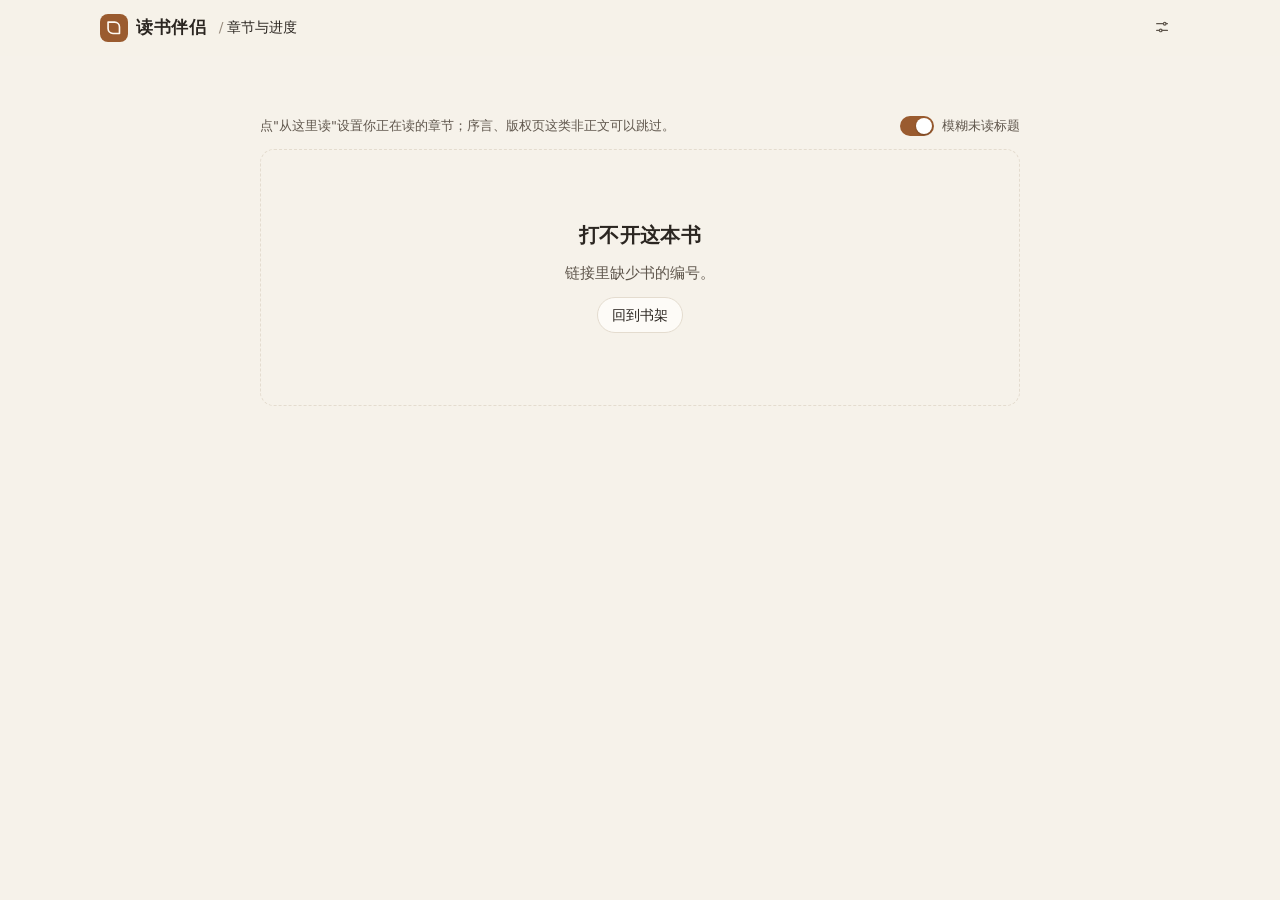
<file: app/static/book.html>
<!doctype html>
<html lang="zh-CN">
<head>
<title>章节与进度 · 读书伴侣</title>
<meta charset="utf-8">
<meta name="viewport" content="width=device-width, initial-scale=1, viewport-fit=cover">
<!-- 前端单独部署时填后端地址，如 https://api.example.com；同源部署留空 -->
<meta name="api-base" content="">
<meta name="theme-color" content="#f6f2ea">
<link rel="icon" href="data:image/svg+xml,%3Csvg xmlns='http://www.w3.org/2000/svg' viewBox='0 0 32 32'%3E%3Crect width='32' height='32' rx='8' fill='%239a5b2f'/%3E%3Cpath d='M9 9h9a5 5 0 0 1 5 5v9h-9a5 5 0 0 1-5-5z' fill='none' stroke='%23fffaf3' stroke-width='2'/%3E%3C/svg%3E">
<link rel="stylesheet" href="style.css">
<!-- 在样式生效前应用主题和字号，避免刷新时先闪一下默认主题 -->
<script>
try {
  var d = document.documentElement, get = function (k, v) { var r = localStorage.getItem("ec." + k); return r === null ? v : JSON.parse(r); };
  if (get("theme", "auto") !== "auto") d.dataset.theme = get("theme", "auto");
  d.style.setProperty("--read-size", get("fontSize", 18) + "px");
  if (get("veilUnread", true)) d.classList.add("veil-unread");
} catch (e) {}
</script>
<script src="js/common.js"></script>
<script src="js/book.js" defer></script>
</head>
<body>
<header class="topbar">
  <a class="brand" href="./" aria-label="返回书架">
    <span class="brand-mark"><svg class="icon" viewBox="0 0 24 24" fill="none" stroke="currentColor" stroke-width="2" stroke-linecap="round" stroke-linejoin="round" aria-hidden="true"><path d="M5 5h8a6 6 0 0 1 6 6v8h-8a6 6 0 0 1-6-6z"/></svg></span>
    读书伴侣
  </a>
  <nav class="crumb" aria-label="当前位置"><span class="sep">/</span><span class="here" id="crumb-title">章节与进度</span></nav>
  <span class="spacer"></span>
  <button class="btn btn-ghost btn-icon" id="settings-btn" type="button" aria-label="阅读设置" aria-expanded="false" title="阅读设置">
    <svg class="icon" viewBox="0 0 24 24" fill="none" stroke="currentColor" stroke-width="1.8" stroke-linecap="round" stroke-linejoin="round" aria-hidden="true"><path d="M4 7h10M18 7h2M4 17h4M12 17h8"/><circle cx="16" cy="7" r="2"/><circle cx="10" cy="17" r="2"/></svg>
  </button>
</header>

<main class="page">
  <section class="book-hero" id="hero"></section>

  <div class="toolbar">
    <span id="toolbar-text">点"从这里读"设置你正在读的章节；序言、版权页这类非正文可以跳过。</span>
    <label class="switch"><input type="checkbox" id="veil-toggle">模糊未读标题</label>
  </div>
  <div id="chapters"></div>
</main>
</body>
</html>
</file>
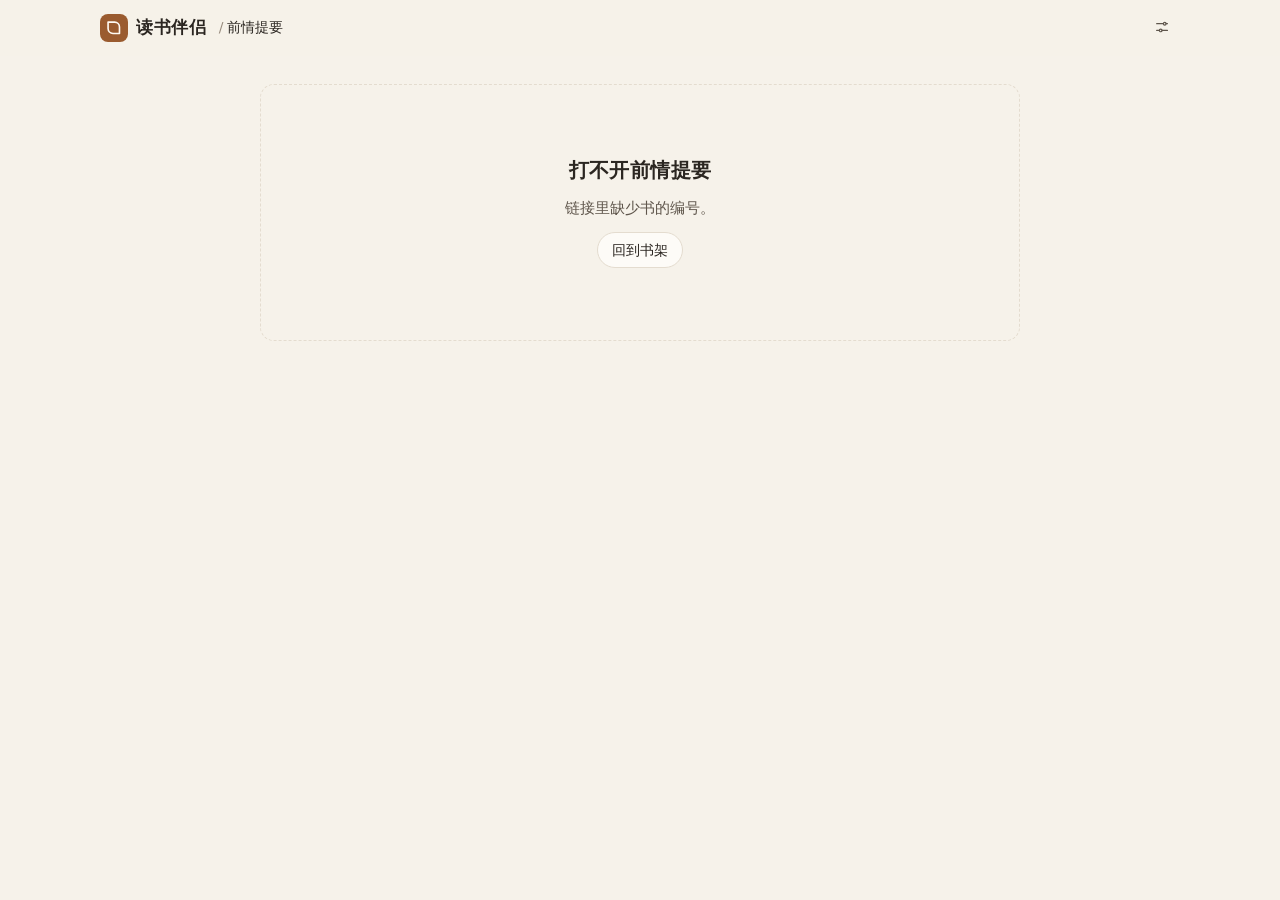
<file: app/static/summary.html>
<!doctype html>
<html lang="zh-CN">
<head>
<title>前情提要 · 读书伴侣</title>
<meta charset="utf-8">
<meta name="viewport" content="width=device-width, initial-scale=1, viewport-fit=cover">
<!-- 前端单独部署时填后端地址，如 https://api.example.com；同源部署留空 -->
<meta name="api-base" content="">
<meta name="theme-color" content="#f6f2ea">
<link rel="icon" href="data:image/svg+xml,%3Csvg xmlns='http://www.w3.org/2000/svg' viewBox='0 0 32 32'%3E%3Crect width='32' height='32' rx='8' fill='%239a5b2f'/%3E%3Cpath d='M9 9h9a5 5 0 0 1 5 5v9h-9a5 5 0 0 1-5-5z' fill='none' stroke='%23fffaf3' stroke-width='2'/%3E%3C/svg%3E">
<link rel="stylesheet" href="style.css">
<!-- 在样式生效前应用主题和字号，避免刷新时先闪一下默认主题 -->
<script>
try {
  var d = document.documentElement, get = function (k, v) { var r = localStorage.getItem("ec." + k); return r === null ? v : JSON.parse(r); };
  if (get("theme", "auto") !== "auto") d.dataset.theme = get("theme", "auto");
  d.style.setProperty("--read-size", get("fontSize", 18) + "px");
  if (get("veilUnread", true)) d.classList.add("veil-unread");
} catch (e) {}
</script>
<script src="js/common.js"></script>
<script src="js/summary.js" defer></script>
</head>
<body>
<header class="topbar">
  <a class="brand" href="./" aria-label="返回书架">
    <span class="brand-mark"><svg class="icon" viewBox="0 0 24 24" fill="none" stroke="currentColor" stroke-width="2" stroke-linecap="round" stroke-linejoin="round" aria-hidden="true"><path d="M5 5h8a6 6 0 0 1 6 6v8h-8a6 6 0 0 1-6-6z"/></svg></span>
    读书伴侣
  </a>
  <nav class="crumb" aria-label="当前位置"><span class="sep">/</span><span class="here" id="crumb-title">前情提要</span></nav>
  <span class="spacer"></span>
  <button class="btn btn-ghost btn-icon" id="settings-btn" type="button" aria-label="阅读设置" aria-expanded="false" title="阅读设置">
    <svg class="icon" viewBox="0 0 24 24" fill="none" stroke="currentColor" stroke-width="1.8" stroke-linecap="round" stroke-linejoin="round" aria-hidden="true"><path d="M4 7h10M18 7h2M4 17h4M12 17h8"/><circle cx="16" cy="7" r="2"/><circle cx="10" cy="17" r="2"/></svg>
  </button>
</header>

<main class="page">
  <section class="book-hero" id="hero"></section>
  <div id="notice"></div>
  <div id="gen-status"></div>

  <section class="section" aria-labelledby="h-last">
    <div class="section-head"><h2 id="h-last">上次读到哪</h2></div>
    <div id="last-read"></div>
  </section>

  <section class="section" aria-labelledby="h-recap">
    <div class="section-head"><h2 id="h-recap">整体回顾</h2><span class="hint" id="recap-hint"></span></div>
    <div id="recap"></div>
  </section>

  <section class="section" aria-labelledby="h-chapters">
    <div class="section-head">
      <h2 id="h-chapters">逐章摘要</h2>
      <button class="btn btn-ghost btn-sm" id="toggle-all" type="button" hidden>全部展开</button>
    </div>
    <div id="summaries"></div>
  </section>
</main>
</body>
</html>
</file>
<file: app/static/style.css>
/* EPUB 读书伴侣 —— 以"纸张"为基调的阅读界面。
   颜色都定义成变量，三套主题（纸张 / 护眼 / 夜间）只换变量；"跟随系统"时由媒体查询切换。 */

:root {
  --bg: #f6f2ea;
  --surface: #fdfbf7;
  --surface-2: #efe9de;
  --text: #2b2621;
  --text-2: #5f564c;
  --muted: #998d7f;
  --line: #e4dccf;
  --accent: #9a5b2f;
  --accent-ink: #fffaf3;
  --accent-soft: #f2e4d4;
  --danger: #a33a2c;
  --warn: #a56a12;
  --warn-soft: #f7ebd3;
  --ok: #4f7a4a;
  --shadow-sm: 0 1px 2px rgb(60 40 20 / 6%);
  --shadow: 0 1px 2px rgb(60 40 20 / 5%), 0 10px 30px -12px rgb(60 40 20 / 18%);
  --radius: 14px;
  --radius-sm: 8px;

  --font-sans: -apple-system, BlinkMacSystemFont, "PingFang SC", "Hiragino Sans GB", "Microsoft YaHei",
    "Noto Sans SC", "Noto Sans CJK SC", system-ui, sans-serif;
  --font-serif: "Source Han Serif SC", "Noto Serif SC", "Noto Serif CJK SC", "Songti SC", "STSong", "SimSun",
    Georgia, serif;
  --read-size: 18px;

  color-scheme: light;
}

/* 护眼：更暖、对比度更低，适合长时间看 */
:root[data-theme="sepia"] {
  --bg: #efe4cc;
  --surface: #f6eedb;
  --surface-2: #e6d9bc;
  --text: #3d3326;
  --text-2: #62553f;
  --muted: #94846a;
  --line: #ddcfb1;
  --accent: #8a5a25;
  --accent-soft: #e8d6b4;
  --warn-soft: #ecdcb6;
}

/* 夜间：不用纯黑，减少和文字之间的刺眼反差 */
:root[data-theme="night"] {
  --bg: #161513;
  --surface: #1f1d1a;
  --surface-2: #2a2723;
  --text: #e7e0d4;
  --text-2: #b8ad9c;
  --muted: #80776a;
  --line: #36322c;
  --accent: #d79c68;
  --accent-ink: #1b140d;
  --accent-soft: #3b2d21;
  --danger: #e07a6a;
  --warn: #e0a54a;
  --warn-soft: #3a2e1a;
  --ok: #8fbf86;
  --shadow-sm: 0 1px 2px rgb(0 0 0 / 30%);
  --shadow: 0 1px 2px rgb(0 0 0 / 30%), 0 12px 32px -12px rgb(0 0 0 / 60%);
  color-scheme: dark;
}

@media (prefers-color-scheme: dark) {
  :root:not([data-theme]) {
    --bg: #161513;
    --surface: #1f1d1a;
    --surface-2: #2a2723;
    --text: #e7e0d4;
    --text-2: #b8ad9c;
    --muted: #80776a;
    --line: #36322c;
    --accent: #d79c68;
    --accent-ink: #1b140d;
    --accent-soft: #3b2d21;
    --danger: #e07a6a;
    --warn: #e0a54a;
    --warn-soft: #3a2e1a;
    --ok: #8fbf86;
    --shadow-sm: 0 1px 2px rgb(0 0 0 / 30%);
    --shadow: 0 1px 2px rgb(0 0 0 / 30%), 0 12px 32px -12px rgb(0 0 0 / 60%);
    color-scheme: dark;
  }
}

/* ---------- 基础 ---------- */

*,
*::before,
*::after {
  box-sizing: border-box;
}

html {
  -webkit-text-size-adjust: 100%;
  text-size-adjust: 100%;
}

body {
  margin: 0;
  min-height: 100vh;
  background: var(--bg);
  color: var(--text);
  font: 15px/1.6 var(--font-sans);
  -webkit-font-smoothing: antialiased;
  transition: background-color 0.3s, color 0.3s;
}

a {
  color: inherit;
  text-decoration: none;
}

button,
input {
  font: inherit;
  color: inherit;
}

:focus-visible {
  outline: 2px solid var(--accent);
  outline-offset: 2px;
  border-radius: 4px;
}

[hidden] {
  display: none !important;
}

.visually-hidden {
  position: absolute;
  width: 1px;
  height: 1px;
  overflow: hidden;
  clip: rect(0 0 0 0);
  white-space: nowrap;
}

.icon {
  width: 1.15em;
  height: 1.15em;
  flex: none;
  vertical-align: -0.2em;
}

/* ---------- 顶栏 ---------- */

.topbar {
  position: sticky;
  top: 0;
  z-index: 20;
  display: flex;
  align-items: center;
  gap: 12px;
  height: 56px;
  padding: 0 max(16px, calc((100vw - 1080px) / 2));
  background: color-mix(in srgb, var(--bg) 82%, transparent);
  backdrop-filter: saturate(1.4) blur(12px);
  -webkit-backdrop-filter: saturate(1.4) blur(12px);
  border-bottom: 1px solid transparent;
  transition: border-color 0.2s;
}

.topbar.scrolled {
  border-bottom-color: var(--line);
}

.brand {
  display: inline-flex;
  align-items: center;
  gap: 8px;
  font-family: var(--font-serif);
  font-size: 17px;
  font-weight: 600;
  letter-spacing: 0.04em;
}

.brand-mark {
  display: grid;
  place-items: center;
  width: 28px;
  height: 28px;
  border-radius: 8px;
  background: var(--accent);
  color: var(--accent-ink);
}

.crumb {
  display: inline-flex;
  align-items: center;
  gap: 4px;
  min-width: 0;
  color: var(--text-2);
  font-size: 14px;
}

.crumb a:hover {
  color: var(--text);
}

.crumb .sep {
  color: var(--muted);
}

.crumb .here {
  overflow: hidden;
  text-overflow: ellipsis;
  white-space: nowrap;
  color: var(--text);
}

.topbar .spacer {
  flex: 1;
}

/* ---------- 页面 ---------- */

.page {
  width: min(760px, 100% - 32px);
  margin: 0 auto;
  padding: 28px 0 96px;
}

.page-wide {
  width: min(1080px, 100% - 32px);
}

h1,
h2,
h3 {
  margin: 0;
  font-family: var(--font-serif);
  font-weight: 600;
  letter-spacing: 0.02em;
  line-height: 1.35;
}

h1 {
  font-size: clamp(24px, 4vw, 32px);
}

.sub {
  margin: 4px 0 0;
  color: var(--text-2);
}

.muted {
  color: var(--muted);
}

/* ---------- 按钮 ---------- */

.btn {
  display: inline-flex;
  align-items: center;
  justify-content: center;
  gap: 6px;
  height: 36px;
  padding: 0 14px;
  border: 1px solid var(--line);
  border-radius: 999px;
  background: var(--surface);
  color: var(--text);
  font-size: 14px;
  white-space: nowrap;
  cursor: pointer;
  transition: background-color 0.15s, border-color 0.15s, transform 0.1s, opacity 0.15s;
}

.btn:hover {
  border-color: color-mix(in srgb, var(--accent) 40%, var(--line));
}

.btn:active {
  transform: scale(0.97);
}

.btn:disabled {
  opacity: 0.5;
  cursor: not-allowed;
  transform: none;
}

.btn-primary {
  border-color: var(--accent);
  background: var(--accent);
  color: var(--accent-ink);
}

.btn-primary:hover {
  border-color: var(--accent);
  background: color-mix(in srgb, var(--accent) 88%, black);
}

.btn-ghost {
  border-color: transparent;
  background: transparent;
  color: var(--text-2);
}

.btn-ghost:hover {
  background: var(--surface-2);
  border-color: transparent;
  color: var(--text);
}

.btn-sm {
  height: 30px;
  padding: 0 10px;
  font-size: 13px;
}

.btn-icon {
  width: 36px;
  padding: 0;
}

.btn-danger {
  border-color: var(--danger);
  background: var(--danger);
  color: #fff;
}

/* ---------- 进度条 ---------- */

.progress {
  position: relative;
  height: 4px;
  overflow: hidden;
  border-radius: 999px;
  background: var(--surface-2);
}

.progress > span {
  position: absolute;
  inset: 0 auto 0 0;
  border-radius: inherit;
  background: var(--accent);
  transition: width 0.5s cubic-bezier(0.2, 0.8, 0.2, 1);
}

/* ---------- 书架 ---------- */

.shelf-head {
  display: flex;
  flex-wrap: wrap;
  align-items: flex-end;
  justify-content: space-between;
  gap: 16px;
  margin-bottom: 28px;
}

.shelf-tools {
  display: flex;
  gap: 8px;
}

.search {
  width: 220px;
  height: 36px;
  padding: 0 14px;
  border: 1px solid var(--line);
  border-radius: 999px;
  background: var(--surface);
}

.search::placeholder {
  color: var(--muted);
}

.book-grid {
  display: grid;
  grid-template-columns: repeat(auto-fill, minmax(156px, 1fr));
  gap: 32px 24px;
}

.book-card {
  position: relative;
  display: flex;
  flex-direction: column;
  gap: 10px;
}

/* 只在首次打开书架时依次浮现；之后导入、删除时重新渲染不再重播 */
.book-grid.intro .book-card {
  animation: rise 0.4s both;
}

.book-card .cover-link {
  display: block;
  border-radius: 6px 10px 10px 6px;
  box-shadow: var(--shadow);
  transition: transform 0.25s cubic-bezier(0.2, 0.8, 0.2, 1), box-shadow 0.25s;
}

.book-card .cover-link:hover {
  transform: translateY(-4px) rotate(-0.4deg);
  box-shadow: var(--shadow), 0 18px 36px -18px rgb(60 40 20 / 35%);
}

.cover {
  position: relative;
  display: block;
  width: 100%;
  aspect-ratio: 2 / 3;
  overflow: hidden;
  border-radius: inherit;
  background: var(--surface-2);
  object-fit: cover;
}

/* 书脊高光，让封面有一点"实体书"的感觉 */
.cover-link::after {
  content: "";
  position: absolute;
  inset: 0;
  border-radius: inherit;
  background: linear-gradient(90deg, rgb(255 255 255 / 0%) 0, rgb(255 255 255 / 18%) 3%, rgb(0 0 0 / 8%) 6%,
      transparent 9%);
  pointer-events: none;
}

.cover-link {
  position: relative;
}

/* 没有封面时，按书名生成一张素雅的"布面精装"封面 */
.cover-ph {
  display: flex;
  flex-direction: column;
  justify-content: space-between;
  padding: 16% 12% 12%;
  background: hsl(var(--hue) 28% 36%);
  color: hsl(var(--hue) 40% 94%);
  font-family: var(--font-serif);
}

.cover-ph .ph-title {
  display: -webkit-box;
  overflow: hidden;
  font-size: 17px;
  font-weight: 600;
  line-height: 1.4;
  -webkit-line-clamp: 5;
  -webkit-box-orient: vertical;
}

.cover-ph .ph-rule {
  width: 28px;
  height: 1px;
  margin: 12px 0;
  background: currentColor;
  opacity: 0.6;
}

.cover-ph .ph-author {
  font-size: 12px;
  opacity: 0.8;
}

.book-meta {
  display: flex;
  flex-direction: column;
  gap: 2px;
  min-width: 0;
}

.book-title {
  display: -webkit-box;
  overflow: hidden;
  font-family: var(--font-serif);
  font-size: 15px;
  font-weight: 600;
  line-height: 1.45;
  -webkit-line-clamp: 2;
  -webkit-box-orient: vertical;
}

.book-author {
  overflow: hidden;
  color: var(--text-2);
  font-size: 13px;
  text-overflow: ellipsis;
  white-space: nowrap;
}

.book-progress {
  display: flex;
  align-items: center;
  gap: 8px;
  margin-top: 6px;
  color: var(--muted);
  font-size: 12px;
  font-variant-numeric: tabular-nums;
}

.book-progress .progress {
  flex: 1;
}

.book-actions {
  display: flex;
  gap: 4px;
  margin-top: 2px;
}

.book-actions .btn {
  flex: 1;
}

.book-actions .btn-icon {
  flex: none;
  width: 30px;
}

.book-card.pending .cover {
  display: grid;
  place-items: center;
  border: 1.5px dashed var(--line);
  background: transparent;
  color: var(--muted);
  font-size: 13px;
}

.empty {
  display: grid;
  justify-items: center;
  gap: 12px;
  padding: 72px 16px;
  border: 1.5px dashed var(--line);
  border-radius: var(--radius);
  color: var(--text-2);
  text-align: center;
}

.empty .empty-art {
  width: 72px;
  height: 72px;
  color: var(--accent);
  opacity: 0.85;
}

.empty h2 {
  font-size: 20px;
  color: var(--text);
}

.empty p {
  max-width: 28em;
  margin: 0;
}

.drop-overlay {
  position: fixed;
  inset: 12px;
  z-index: 50;
  display: grid;
  place-items: center;
  border: 2px dashed var(--accent);
  border-radius: 20px;
  background: color-mix(in srgb, var(--bg) 88%, transparent);
  color: var(--accent);
  font-family: var(--font-serif);
  font-size: 22px;
  opacity: 0;
  pointer-events: none;
  transition: opacity 0.15s;
}

.drop-overlay.show {
  opacity: 1;
}

/* ---------- 书籍头部（章节页 / 提要页） ---------- */

.book-hero {
  display: flex;
  gap: 24px;
  align-items: flex-end;
  margin-bottom: 32px;
}

.book-hero .cover-wrap {
  position: relative;
  flex: none;
  width: 104px;
  border-radius: 4px 8px 8px 4px;
  box-shadow: var(--shadow);
}

.book-hero .hero-info {
  flex: 1;
  min-width: 0;
}

.book-hero .eyebrow {
  margin-bottom: 4px;
  color: var(--accent);
  font-size: 13px;
  letter-spacing: 0.08em;
}

.book-hero .progress {
  max-width: 320px;
  margin: 14px 0 6px;
}

.hero-progress-text {
  color: var(--text-2);
  font-size: 13px;
  font-variant-numeric: tabular-nums;
}

.hero-actions {
  display: flex;
  flex-wrap: wrap;
  gap: 8px;
  margin-top: 16px;
}

/* ---------- 卡片和小节 ---------- */

.section {
  margin-top: 40px;
}

.section-head {
  display: flex;
  align-items: baseline;
  justify-content: space-between;
  gap: 12px;
  margin-bottom: 14px;
}

.section-head h2 {
  font-size: 19px;
}

.section-head .hint {
  color: var(--muted);
  font-size: 13px;
}

.card {
  padding: 22px 24px;
  border: 1px solid var(--line);
  border-radius: var(--radius);
  background: var(--surface);
  box-shadow: var(--shadow-sm);
}

.notice {
  display: flex;
  gap: 10px;
  align-items: flex-start;
  margin-bottom: 20px;
  padding: 12px 16px;
  border-radius: var(--radius-sm);
  background: var(--warn-soft);
  color: var(--text);
  font-size: 14px;
}

.notice .icon {
  margin-top: 2px;
  color: var(--warn);
}

/* 正文阅读排版：衬线、两端对齐、首行缩进 */
.prose {
  font-family: var(--font-serif);
  font-size: var(--read-size);
  line-height: 1.95;
  letter-spacing: 0.02em;
  text-align: justify;
  hanging-punctuation: allow-end;
}

.prose p {
  margin: 0;
  text-indent: 2em;
}

.prose p + p {
  margin-top: 0.75em;
}

/* ---------- 上次读到哪 ---------- */

.resume {
  position: relative;
  overflow: hidden;
  padding: 28px 28px 24px;
  border: 1px solid var(--line);
  border-radius: var(--radius);
  background:
    radial-gradient(120% 140% at 100% 0%, var(--accent-soft) 0, transparent 55%),
    var(--surface);
  box-shadow: var(--shadow);
}

.resume .label {
  display: inline-flex;
  align-items: center;
  gap: 6px;
  color: var(--accent);
  font-size: 13px;
  letter-spacing: 0.08em;
}

.resume blockquote {
  margin: 12px 0 0;
  font-family: var(--font-serif);
  font-size: calc(var(--read-size) * 1.15);
  line-height: 1.8;
}

.resume blockquote::before {
  content: "“";
  margin-right: 2px;
  color: var(--accent);
}

.resume blockquote::after {
  content: "”";
  margin-left: 2px;
  color: var(--accent);
}

.resume .where {
  margin-top: 10px;
  color: var(--muted);
  font-size: 13px;
}

.recent-list {
  display: grid;
  gap: 14px;
  margin-top: 22px;
  padding-top: 18px;
  border-top: 1px dashed var(--line);
}

.recent-list h3 {
  margin-bottom: 4px;
  color: var(--text-2);
  font-family: var(--font-sans);
  font-size: 13px;
  font-weight: 500;
}

.recent-list p {
  margin: 0;
  font-family: var(--font-serif);
  font-size: calc(var(--read-size) * 0.9);
  line-height: 1.85;
}

/* ---------- 整体回顾 ---------- */

.recap-foot {
  display: flex;
  flex-wrap: wrap;
  align-items: center;
  justify-content: space-between;
  gap: 8px;
  margin-top: 18px;
  padding-top: 14px;
  border-top: 1px solid var(--line);
  color: var(--muted);
  font-size: 13px;
}

.skeleton {
  display: grid;
  gap: 12px;
}

.skeleton span {
  height: 14px;
  border-radius: 6px;
  background: linear-gradient(90deg, var(--surface-2) 0, var(--line) 50%, var(--surface-2) 100%);
  background-size: 200% 100%;
  animation: shimmer 1.4s infinite linear;
}

.skeleton span:nth-child(3n) {
  width: 72%;
}

.skeleton span:nth-child(3n + 2) {
  width: 92%;
}

/* ---------- 生成进度 ---------- */

.gen-status {
  display: flex;
  flex-wrap: wrap;
  align-items: center;
  gap: 12px 16px;
  margin-bottom: 8px;
  padding: 14px 18px;
  border: 1px solid var(--line);
  border-radius: var(--radius);
  background: var(--surface);
}

.gen-status .gen-text {
  flex: 1;
  min-width: 200px;
  font-size: 14px;
}

.gen-status .gen-text small {
  display: block;
  overflow: hidden;
  color: var(--muted);
  font-size: 12px;
  text-overflow: ellipsis;
  white-space: nowrap;
}

.gen-status .progress {
  flex-basis: 100%;
  order: 3;
}

.gen-status.error {
  border-color: color-mix(in srgb, var(--danger) 45%, var(--line));
}

.spinner {
  width: 16px;
  height: 16px;
  flex: none;
  border: 2px solid var(--line);
  border-top-color: var(--accent);
  border-radius: 50%;
  animation: spin 0.8s linear infinite;
}

/* ---------- 逐章摘要时间线 ---------- */

.timeline {
  position: relative;
  margin: 0;
  padding: 0;
  list-style: none;
}

.timeline::before {
  content: "";
  position: absolute;
  top: 18px;
  bottom: 18px;
  left: 11px;
  width: 1px;
  background: var(--line);
}

.tl-item {
  position: relative;
  padding-left: 36px;
}

.tl-item::before {
  content: "";
  position: absolute;
  top: 19px;
  left: 6px;
  width: 11px;
  height: 11px;
  border: 2px solid var(--accent);
  border-radius: 50%;
  background: var(--bg);
}

.tl-item.pending::before {
  border-color: var(--line);
}

.tl-item details {
  border-radius: var(--radius-sm);
  transition: background-color 0.15s;
}

.tl-item details[open] {
  margin: 6px 0 10px;
  padding-bottom: 14px;
  background: var(--surface);
  box-shadow: var(--shadow-sm);
}

.tl-item summary {
  display: flex;
  align-items: center;
  gap: 10px;
  padding: 12px 14px;
  border-radius: var(--radius-sm);
  cursor: pointer;
  list-style: none;
}

.tl-item summary::-webkit-details-marker {
  display: none;
}

.tl-item summary:hover {
  background: var(--surface-2);
}

.tl-item details[open] summary:hover {
  background: transparent;
}

.tl-item .tl-num {
  flex: none;
  min-width: 2.2em;
  color: var(--muted);
  font-size: 12px;
  font-variant-numeric: tabular-nums;
}

.tl-item .tl-title {
  flex: 1;
  min-width: 0;
  font-family: var(--font-serif);
  font-size: 15px;
}

.tl-item .tl-parent {
  margin-right: 6px;
  color: var(--muted);
  font-family: var(--font-sans);
  font-size: 12px;
}

.tl-item .chev {
  color: var(--muted);
  transition: transform 0.2s;
}

.tl-item details[open] .chev {
  transform: rotate(90deg);
}

.tl-body {
  padding: 0 18px;
}

.tl-body .prose p {
  text-indent: 0;
}

.tl-ending {
  margin-top: 12px;
  padding: 10px 14px;
  border-left: 2px solid var(--accent);
  border-radius: 0 var(--radius-sm) var(--radius-sm) 0;
  background: var(--surface-2);
  color: var(--text-2);
  font-size: 14px;
}

.tl-ending b {
  margin-right: 4px;
  color: var(--accent);
  font-weight: 500;
}

.tl-foot {
  display: flex;
  align-items: center;
  justify-content: space-between;
  gap: 8px;
  margin-top: 12px;
  color: var(--muted);
  font-size: 12px;
}

/* ---------- 章节列表 ---------- */

.toolbar {
  display: flex;
  flex-wrap: wrap;
  align-items: center;
  justify-content: space-between;
  gap: 12px;
  margin-bottom: 12px;
  color: var(--text-2);
  font-size: 13px;
}

.ch-group + .ch-group {
  margin-top: 20px;
}

.ch-group-title {
  margin: 0 0 6px 4px;
  color: var(--text-2);
  font-family: var(--font-serif);
  font-size: 14px;
  font-weight: 600;
  letter-spacing: 0.06em;
}

.ch-list {
  margin: 0;
  padding: 0;
  overflow: hidden;
  border: 1px solid var(--line);
  border-radius: var(--radius);
  background: var(--surface);
  list-style: none;
}

.ch-row {
  display: flex;
  align-items: center;
  gap: 12px;
  min-height: 52px;
  padding: 8px 12px 8px 16px;
  border-left: 3px solid transparent;
  transition: background-color 0.15s;
}

.ch-row + .ch-row {
  border-top: 1px solid var(--line);
}

.ch-row:hover {
  background: color-mix(in srgb, var(--surface-2) 55%, transparent);
}

.ch-row .ch-state {
  display: grid;
  flex: none;
  place-items: center;
  width: 22px;
  height: 22px;
  border-radius: 50%;
  color: var(--muted);
  font-size: 11px;
  font-variant-numeric: tabular-nums;
}

.ch-row.read .ch-state {
  background: var(--accent-soft);
  color: var(--accent);
}

.ch-row.current {
  border-left-color: var(--accent);
  background: var(--accent-soft);
}

.ch-row.current .ch-state {
  background: var(--accent);
  color: var(--accent-ink);
}

.ch-row .ch-title {
  flex: 1;
  min-width: 0;
  font-family: var(--font-serif);
  font-size: 15px;
}

.ch-row.unread .ch-title {
  color: var(--text-2);
}

.ch-row.skipped .ch-title {
  color: var(--muted);
  text-decoration: line-through;
  text-decoration-color: color-mix(in srgb, var(--muted) 60%, transparent);
}

.ch-row .ch-actions {
  display: flex;
  flex: none;
  align-items: center;
  gap: 8px;
}

.ch-row .set-current {
  opacity: 0;
  transition: opacity 0.15s;
}

.ch-row:hover .set-current,
.ch-row .set-current:focus-visible {
  opacity: 1;
}

@media (hover: none) {
  .ch-row .set-current {
    opacity: 1;
  }
}

/* 防剧透：未读章节的标题先模糊，点一下才显示 */
.veil-unread .veiled {
  filter: blur(5px);
  cursor: pointer;
  user-select: none;
  transition: filter 0.2s;
}

.veil-unread .veiled:hover {
  filter: blur(4px);
}

.veil-unread .veiled.revealed {
  filter: none;
  cursor: auto;
  user-select: auto;
}

.tag {
  display: inline-flex;
  align-items: center;
  height: 20px;
  margin-left: 8px;
  padding: 0 8px;
  border-radius: 999px;
  background: var(--surface-2);
  color: var(--text-2);
  font-family: var(--font-sans);
  font-size: 11px;
  vertical-align: 2px;
  white-space: nowrap;
}

.tag.accent {
  background: var(--accent);
  color: var(--accent-ink);
}

.tag.warn {
  background: var(--warn-soft);
  color: var(--warn);
}

/* 开关 */
.switch {
  display: inline-flex;
  align-items: center;
  gap: 8px;
  color: var(--text-2);
  font-size: 13px;
  cursor: pointer;
  user-select: none;
}

.switch input {
  position: relative;
  width: 34px;
  height: 20px;
  margin: 0;
  border-radius: 999px;
  background: var(--line);
  appearance: none;
  cursor: pointer;
  transition: background-color 0.2s;
}

.switch input::after {
  content: "";
  position: absolute;
  top: 2px;
  left: 2px;
  width: 16px;
  height: 16px;
  border-radius: 50%;
  background: #fff;
  box-shadow: 0 1px 2px rgb(0 0 0 / 25%);
  transition: transform 0.2s;
}

.switch input:checked {
  background: var(--accent);
}

.switch input:checked::after {
  transform: translateX(14px);
}

/* ---------- 阅读设置面板 ---------- */

.popover {
  position: fixed;
  top: 60px;
  right: max(16px, calc((100vw - 1080px) / 2));
  z-index: 40;
  width: 280px;
  padding: 18px;
  border: 1px solid var(--line);
  border-radius: var(--radius);
  background: var(--surface);
  box-shadow: var(--shadow), 0 24px 48px -24px rgb(0 0 0 / 30%);
  animation: pop 0.16s both;
}

.popover h3 {
  margin: 0 0 10px;
  color: var(--text-2);
  font-family: var(--font-sans);
  font-size: 12px;
  font-weight: 500;
  letter-spacing: 0.06em;
}

.popover .row + h3 {
  margin-top: 18px;
}

.theme-swatches {
  display: grid;
  grid-template-columns: repeat(4, 1fr);
  gap: 8px;
}

.swatch {
  display: grid;
  gap: 6px;
  justify-items: center;
  padding: 0;
  border: 0;
  background: none;
  color: var(--text-2);
  font-size: 12px;
  cursor: pointer;
}

.swatch i {
  display: grid;
  place-items: center;
  width: 44px;
  height: 44px;
  border: 1px solid rgb(0 0 0 / 10%);
  border-radius: 12px;
  font-family: var(--font-serif);
  font-style: normal;
  font-size: 16px;
}

.swatch[aria-pressed="true"] i {
  box-shadow: 0 0 0 2px var(--surface), 0 0 0 4px var(--accent);
}

.font-size-row {
  display: flex;
  align-items: center;
  gap: 10px;
}

.font-size-row input[type="range"] {
  flex: 1;
  accent-color: var(--accent);
}

.font-size-row .value {
  width: 3em;
  color: var(--muted);
  font-size: 12px;
  text-align: right;
  font-variant-numeric: tabular-nums;
}

/* ---------- 提示消息和对话框 ---------- */

.toasts {
  position: fixed;
  bottom: 24px;
  left: 50%;
  z-index: 60;
  display: grid;
  gap: 8px;
  justify-items: center;
  transform: translateX(-50%);
  pointer-events: none;
}

.toast {
  display: flex;
  align-items: center;
  gap: 12px;
  max-width: min(520px, 100vw - 32px);
  padding: 10px 12px 10px 16px;
  border-radius: 999px;
  background: var(--text);
  color: var(--bg);
  box-shadow: var(--shadow);
  font-size: 14px;
  pointer-events: auto;
  animation: rise 0.2s both;
}

.toast.error {
  background: var(--danger);
  color: #fff;
}

.toast button {
  padding: 4px 10px;
  border: 0;
  border-radius: 999px;
  background: rgb(255 255 255 / 16%);
  cursor: pointer;
}

.toast.leaving {
  opacity: 0;
  transform: translateY(6px);
  transition: opacity 0.2s, transform 0.2s;
}

dialog.confirm {
  width: min(400px, 100vw - 32px);
  padding: 24px;
  border: 1px solid var(--line);
  border-radius: var(--radius);
  background: var(--surface);
  color: var(--text);
  box-shadow: var(--shadow);
}

dialog.confirm::backdrop {
  background: rgb(20 15 10 / 40%);
  backdrop-filter: blur(2px);
}

dialog.confirm h2 {
  font-size: 18px;
}

dialog.confirm p {
  margin: 10px 0 22px;
  color: var(--text-2);
}

dialog.confirm .actions {
  display: flex;
  justify-content: flex-end;
  gap: 8px;
}

/* ---------- 动画 ---------- */

@keyframes rise {
  from {
    opacity: 0;
    transform: translateY(8px);
  }
}

@keyframes pop {
  from {
    opacity: 0;
    transform: translateY(-4px) scale(0.98);
  }
}

@keyframes shimmer {
  to {
    background-position: -200% 0;
  }
}

@keyframes spin {
  to {
    transform: rotate(360deg);
  }
}

@media (prefers-reduced-motion: reduce) {
  *,
  *::before,
  *::after {
    animation-duration: 0.01ms !important;
    animation-iteration-count: 1 !important;
    transition-duration: 0.01ms !important;
  }
}

/* ---------- 窄屏 ---------- */

@media (max-width: 600px) {
  .page {
    padding-top: 20px;
  }

  .book-grid {
    grid-template-columns: repeat(2, 1fr);
    gap: 28px 16px;
  }

  .shelf-tools {
    width: 100%;
  }

  .search {
    flex: 1;
    width: auto;
  }

  .book-hero {
    gap: 16px;
  }

  .book-hero .cover-wrap {
    width: 80px;
  }

  .card,
  .resume {
    padding: 18px;
  }

  .ch-row {
    padding-left: 12px;
  }

  .crumb .here {
    max-width: 40vw;
  }
}
</file>
